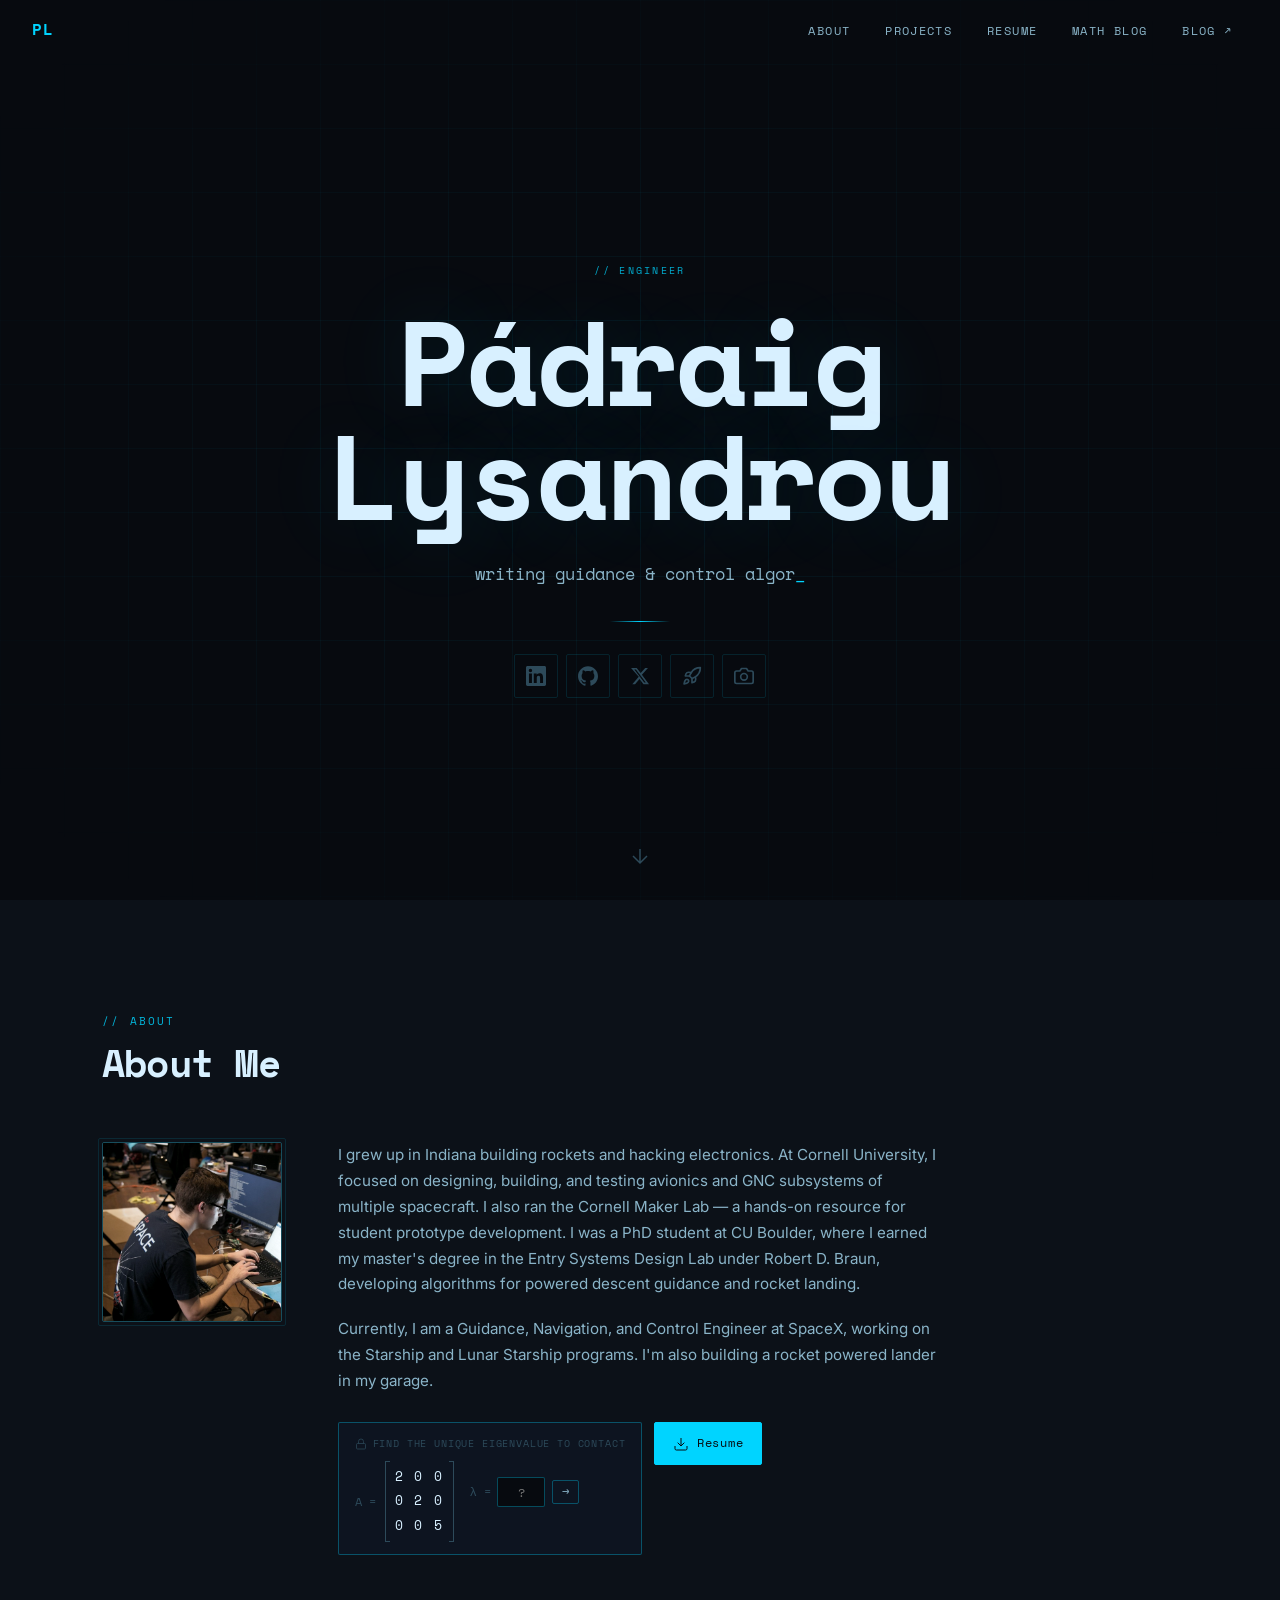
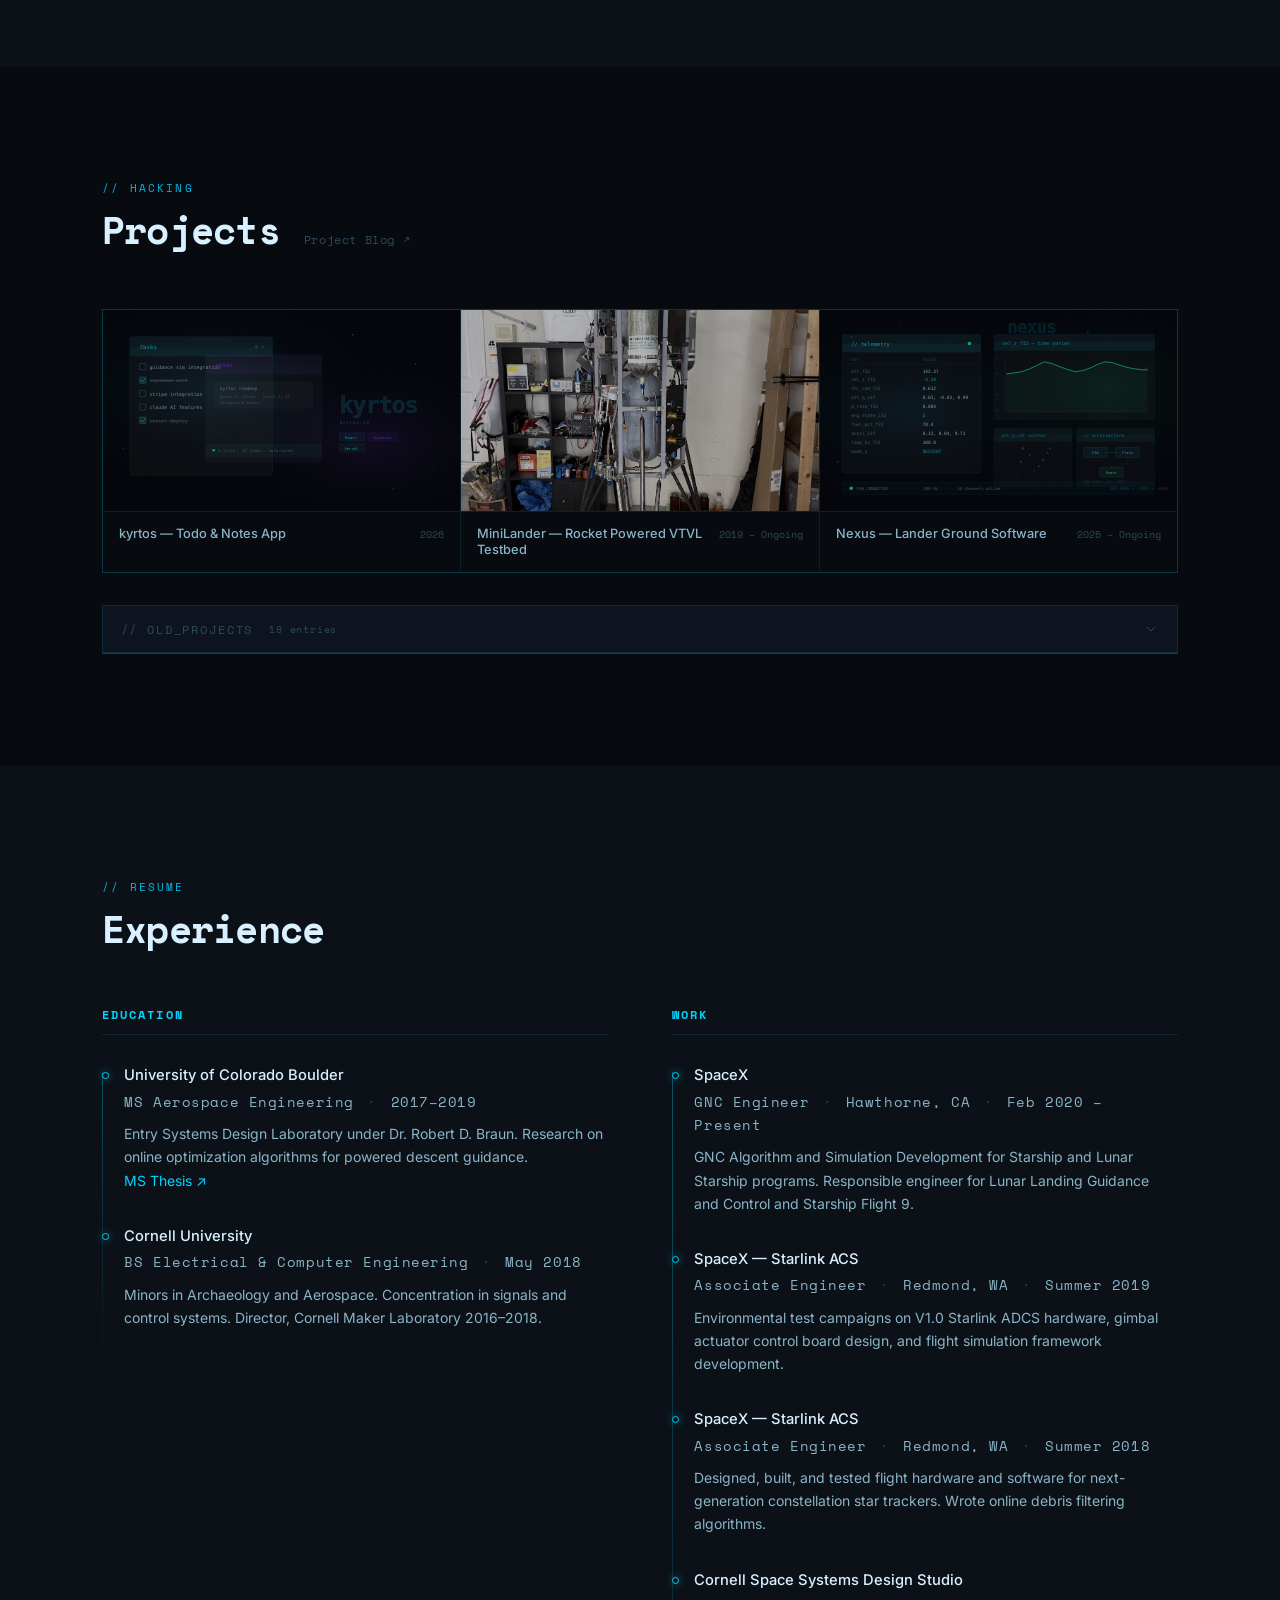
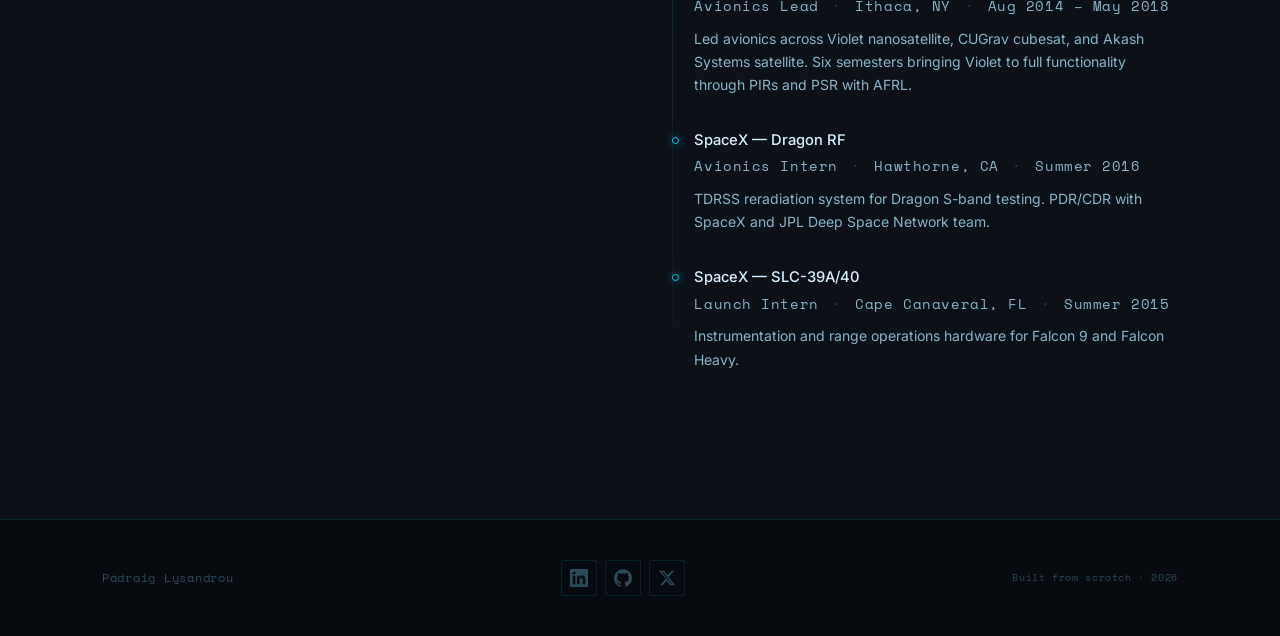
<file: index.html>
<!DOCTYPE html>
<html lang="en">
<head>
  <meta charset="utf-8">
  <title>Pádraig Lysandrou</title>
  <meta name="description" content="GNC Engineer — spacecraft guidance, control, and avionics.">
  <meta name="author" content="Pádraig Lysandrou">
  <meta name="viewport" content="width=device-width, initial-scale=1">
  <link rel="icon" href="favicon.svg" type="image/svg+xml">
  <link rel="icon" href="favicon.ico" sizes="any">
  <link rel="preconnect" href="https://fonts.googleapis.com">
  <link rel="preconnect" href="https://fonts.gstatic.com" crossorigin>
  <link href="https://fonts.googleapis.com/css2?family=Space+Mono:ital,wght@0,400;0,700;1,400&family=Inter:wght@300;400;500&display=swap" rel="stylesheet">
  <link rel="stylesheet" href="css/style.css">
</head>
<body>

  <!-- Nav -->
  <nav id="nav">
    <a href="#hero" class="nav-logo">PL</a>
    <ul class="nav-links" id="nav-links">
      <li><a href="#about">About</a></li>
      <li><a href="#projects">Projects</a></li>
      <li><a href="#resume">Resume</a></li>
      <li><a href="#notes">Math Blog</a></li>
      <li><a href="https://www.notforflight.com" target="_blank" rel="noopener">Blog&nbsp;↗</a></li>
    </ul>
    <button class="nav-toggle" id="nav-toggle" aria-label="Toggle navigation" aria-expanded="false">
      <span></span><span></span><span></span>
    </button>
  </nav>

  <main>

    <!-- Hero -->
    <section id="hero">
      <div class="hero-bg"></div>
      <div class="hero-content">
        <div class="hero-label">// ENGINEER</div>
        <h1 class="hero-name">Pádraig<br>Lysandrou</h1>
        <p class="hero-tagline"><span id="typewriter"></span><span class="cursor" aria-hidden="true">_</span></p>
        <div class="hero-rule"></div>
        <ul class="hero-socials">
          <li>
            <a href="https://www.linkedin.com/in/p%C3%A1draig-lysandrou-734213a4/" target="_blank" rel="noopener" aria-label="LinkedIn">
              <svg xmlns="http://www.w3.org/2000/svg" viewBox="0 0 24 24" fill="currentColor" width="20" height="20"><path d="M20.447 20.452h-3.554v-5.569c0-1.328-.027-3.037-1.852-3.037-1.853 0-2.136 1.445-2.136 2.939v5.667H9.351V9h3.414v1.561h.046c.477-.9 1.637-1.85 3.37-1.85 3.601 0 4.267 2.37 4.267 5.455v6.286zM5.337 7.433a2.062 2.062 0 01-2.063-2.065 2.064 2.064 0 112.063 2.065zm1.782 13.019H3.555V9h3.564v11.452zM22.225 0H1.771C.792 0 0 .774 0 1.729v20.542C0 23.227.792 24 1.771 24h20.451C23.2 24 24 23.227 24 22.271V1.729C24 .774 23.2 0 22.222 0h.003z"/></svg>
            </a>
          </li>
          <li>
            <a href="https://github.com/Lysandr" target="_blank" rel="noopener" aria-label="GitHub">
              <svg xmlns="http://www.w3.org/2000/svg" viewBox="0 0 24 24" fill="currentColor" width="20" height="20"><path d="M12 .297c-6.63 0-12 5.373-12 12 0 5.303 3.438 9.8 8.205 11.385.6.113.82-.258.82-.577 0-.285-.01-1.04-.015-2.04-3.338.724-4.042-1.61-4.042-1.61C4.422 18.07 3.633 17.7 3.633 17.7c-1.087-.744.084-.729.084-.729 1.205.084 1.838 1.236 1.838 1.236 1.07 1.835 2.809 1.305 3.495.998.108-.776.417-1.305.76-1.605-2.665-.3-5.466-1.332-5.466-5.93 0-1.31.465-2.38 1.235-3.22-.135-.303-.54-1.523.105-3.176 0 0 1.005-.322 3.3 1.23.96-.267 1.98-.399 3-.405 1.02.006 2.04.138 3 .405 2.28-1.552 3.285-1.23 3.285-1.23.645 1.653.24 2.873.12 3.176.765.84 1.23 1.91 1.23 3.22 0 4.61-2.805 5.625-5.475 5.92.42.36.81 1.096.81 2.22 0 1.606-.015 2.896-.015 3.286 0 .315.21.69.825.57C20.565 22.092 24 17.592 24 12.297c0-6.627-5.373-12-12-12"/></svg>
            </a>
          </li>
          <li>
            <a href="https://twitter.com/lysandrou_/" target="_blank" rel="noopener" aria-label="Twitter / X">
              <svg xmlns="http://www.w3.org/2000/svg" viewBox="0 0 24 24" fill="currentColor" width="20" height="20"><path d="M18.244 2.25h3.308l-7.227 8.26 8.502 11.24H16.17l-4.714-6.231-5.401 6.231H2.744l7.73-8.835L1.254 2.25H8.08l4.713 6.231zm-1.161 17.52h1.833L7.084 4.126H5.117z"/></svg>
            </a>
          </li>
          <li>
            <a href="https://www.notforflight.com" target="_blank" rel="noopener" aria-label="Blog">
              <svg xmlns="http://www.w3.org/2000/svg" viewBox="0 0 24 24" fill="none" stroke="currentColor" stroke-width="2" stroke-linecap="round" stroke-linejoin="round" width="20" height="20"><path d="M4.5 16.5c-1.5 1.26-2 5-2 5s3.74-.5 5-2c.71-.84.7-2.13-.09-2.91a2.18 2.18 0 00-2.91-.09z"/><path d="M12 15l-3-3a22 22 0 012-3.95A12.88 12.88 0 0122 2c0 2.72-.78 7.5-6 11a22.35 22.35 0 01-4 2z"/><path d="M9 12H4s.55-3.03 2-4c1.62-1.08 5 0 5 0"/><path d="M12 15v5s3.03-.55 4-2c1.08-1.62 0-5 0-5"/></svg>
            </a>
          </li>
          <li>
            <a href="https://doozle.darkroom.com/" target="_blank" rel="noopener" aria-label="Photography">
              <svg xmlns="http://www.w3.org/2000/svg" viewBox="0 0 24 24" fill="none" stroke="currentColor" stroke-width="2" stroke-linecap="round" stroke-linejoin="round" width="20" height="20"><path d="M23 19a2 2 0 01-2 2H3a2 2 0 01-2-2V8a2 2 0 012-2h4l2-3h6l2 3h4a2 2 0 012 2z"/><circle cx="12" cy="13" r="4"/></svg>
            </a>
          </li>
        </ul>
      </div>
      <a href="#about" class="scroll-down" aria-label="Scroll to about">
        <svg xmlns="http://www.w3.org/2000/svg" viewBox="0 0 24 24" fill="none" stroke="currentColor" stroke-width="1.5" width="24" height="24"><path d="M12 5v14M5 12l7 7 7-7"/></svg>
      </a>
    </section>

    <!-- About -->
    <section id="about">
      <div class="section-wrap">
        <header class="section-header" data-animate>
          <span class="section-label">// about</span>
          <h2 class="section-title">About Me</h2>
        </header>
        <div class="about-grid" data-animate>
          <div class="about-photo">
            <img src="images/hackMITlaptop.jpg" alt="Pádraig Lysandrou">
          </div>
          <div class="about-text">
            <p>I grew up in Indiana building rockets and hacking electronics. At Cornell University, I focused on designing, building, and testing avionics and GNC subsystems of multiple spacecraft. I also ran the Cornell Maker Lab — a hands-on resource for student prototype development. I was a PhD student at CU Boulder, where I earned my master's degree in the Entry Systems Design Lab under Robert D. Braun, developing algorithms for powered descent guidance and rocket landing.</p>
            <p> Currently, I am a Guidance, Navigation, and Control Engineer at SpaceX, working on the Starship and Lunar Starship programs. I'm also building a rocket powered lander in my garage.</p>
            <div class="about-actions">
              <div id="email-challenge" class="email-challenge">
                <div class="challenge-header">
                  <svg xmlns="http://www.w3.org/2000/svg" viewBox="0 0 24 24" fill="none" stroke="currentColor" stroke-width="1.5" width="12" height="12"><rect x="3" y="11" width="18" height="11" rx="2" ry="2"/><path d="M7 11V7a5 5 0 0110 0v4"/></svg>
                  <span>find the unique eigenvalue to contact</span>
                </div>
                <div class="challenge-body">
                  <div class="challenge-matrix-row">
                    <span class="matrix-name">A =</span>
                    <div class="matrix-display matrix-3x3">
                      <span>2</span><span>0</span><span>0</span>
                      <span>0</span><span>2</span><span>0</span>
                      <span>0</span><span>0</span><span>5</span>
                    </div>
                  </div>
                  <div class="challenge-right">
                    <div class="challenge-answer-row">
                      <span class="challenge-lambda">λ =</span>
                      <input type="number" id="eigen-input" class="challenge-input" placeholder="?" autocomplete="off">
                      <button class="challenge-btn btn btn-outline" id="eigen-btn">→</button>
                    </div>
                    <span id="eigen-hint" class="challenge-hint" aria-live="polite"></span>
                  </div>
                </div>
              </div>
              <a id="email-link" class="btn btn-outline" style="display:none">
                <svg xmlns="http://www.w3.org/2000/svg" viewBox="0 0 24 24" fill="none" stroke="currentColor" stroke-width="1.5" width="16" height="16"><path d="M4 4h16c1.1 0 2 .9 2 2v12c0 1.1-.9 2-2 2H4c-1.1 0-2-.9-2-2V6c0-1.1.9-2 2-2z"/><polyline points="22,6 12,13 2,6"/></svg>
                <span id="email-display"></span>
              </a>
              <a href="Padraig_Lysandrou_resume.pdf" class="btn btn-primary" download>
                <svg xmlns="http://www.w3.org/2000/svg" viewBox="0 0 24 24" fill="none" stroke="currentColor" stroke-width="1.5" width="16" height="16"><path d="M21 15v4a2 2 0 01-2 2H5a2 2 0 01-2-2v-4"/><polyline points="7 10 12 15 17 10"/><line x1="12" y1="15" x2="12" y2="3"/></svg>
                Resume
              </a>
            </div>
          </div>
        </div>
      </div>
    </section>

    <!-- Projects -->
    <section id="projects">
      <div class="section-wrap">
        <header class="section-header" data-animate>
          <span class="section-label">// hacking</span>
          <div class="section-header-row">
            <h2 class="section-title">Projects</h2>
            <a href="https://www.notforflight.com" target="_blank" rel="noopener" class="section-link">Project Blog ↗</a>
          </div>
        </header>

        <!-- Featured primary projects -->
        <div class="project-primary" data-animate>

          <article class="project-card project-card--featured" data-project="kyrtos" tabindex="0" role="button" aria-label="kyrtos">
            <div class="project-img">
              <img src="images/portfolio/kyrtos/cover.svg" alt="kyrtos app" loading="lazy">
              <div class="project-overlay">
                <div class="project-tags"><span class="tag">React</span><span class="tag">Supabase</span><span class="tag">Vercel</span><span class="tag">SaaS</span></div>
              </div>
            </div>
            <div class="project-meta">
              <h3 class="project-title">kyrtos — Todo &amp; Notes App</h3>
              <span class="project-year">2026</span>
            </div>
          </article>

          <article class="project-card project-card--featured" data-project="lander" tabindex="0" role="button" aria-label="Powered Descent GNC Testbed">
            <div class="project-img">
              <img src="images/portfolio/lander/cover.JPG" alt="Powered Descent Testbed" loading="lazy">
              <div class="project-overlay">
                <div class="project-tags"><span class="tag">GNC</span><span class="tag">Propulsion</span><span class="tag">Hardware</span></div>
              </div>
            </div>
            <div class="project-meta">
              <h3 class="project-title">MiniLander — Rocket Powered VTVL Testbed</h3>
              <span class="project-year">2019 – Ongoing</span>
            </div>
          </article>

          <article class="project-card project-card--featured" data-project="nexus" tabindex="0" role="button" aria-label="Nexus Ground Software">
            <div class="project-img">
              <img src="images/portfolio/nexus/cover.svg" alt="Nexus telemetry dashboard" loading="lazy">
              <div class="project-overlay">
                <div class="project-tags"><span class="tag">Python</span><span class="tag">React</span><span class="tag">Ground Software</span></div>
              </div>
            </div>
            <div class="project-meta">
              <h3 class="project-title">Nexus — Lander Ground Software</h3>
              <span class="project-year">2025 – Ongoing</span>
            </div>
          </article>
        </div>

        <!-- Old projects dropdown -->
        <div class="old-projects">
          <button class="old-projects-btn" id="old-projects-btn" aria-expanded="false" aria-controls="old-projects-content">
            <span class="old-projects-label">// old_projects</span>
            <span class="old-projects-count">18 entries</span>
            <svg class="old-projects-chevron" xmlns="http://www.w3.org/2000/svg" viewBox="0 0 24 24" fill="none" stroke="currentColor" stroke-width="1.5" width="16" height="16" aria-hidden="true"><polyline points="6 9 12 15 18 9"/></svg>
          </button>
          <div class="old-projects-wrap" id="old-projects-content" aria-hidden="true">
            <div class="old-projects-inner">
              <div class="projects-grid">

                <article class="project-card" data-project="violet" tabindex="0" role="button" aria-label="Violet Nanosatellite">
                  <div class="project-img"><img src="images/portfolio/violet/side.PNG" alt="Violet Nanosatellite" loading="lazy">
                    <div class="project-overlay"><div class="project-tags"><span class="tag">Spacecraft</span><span class="tag">Avionics</span><span class="tag">ADCS</span></div></div></div>
                  <div class="project-meta"><h3 class="project-title">Violet Nanosatellite</h3><span class="project-year">2014–2018</span></div>
                </article>

                <article class="project-card" data-project="cugrav" tabindex="0" role="button" aria-label="CUGrav 3U Cubesat">
                  <div class="project-img"><img src="images/portfolio/cug/cover.png" alt="CUGrav Cubesat" loading="lazy">
                    <div class="project-overlay"><div class="project-tags"><span class="tag">Spacecraft</span><span class="tag">Avionics</span><span class="tag">ADCS</span></div></div></div>
                  <div class="project-meta"><h3 class="project-title">CUGrav 3U Cubesat</h3><span class="project-year">2016–2018</span></div>
                </article>

                <article class="project-card" data-project="succ" tabindex="0" role="button" aria-label="Successive Convexification">
                  <div class="project-img"><img src="images/portfolio/succ/traj.png" alt="Successive Convexification trajectory" loading="lazy">
                    <div class="project-overlay"><div class="project-tags"><span class="tag">GNC</span><span class="tag">Optimization</span><span class="tag">Software</span></div></div></div>
                  <div class="project-meta"><h3 class="project-title">Successive Convexification Landing</h3><span class="project-year">2018</span></div>
                </article>

                <article class="project-card" data-project="cvx" tabindex="0" role="button" aria-label="Convex Optimal Rocket Landing">
                  <div class="project-img"><img src="images/portfolio/cvx1/3Dtraj.PNG" alt="Convex optimal trajectory" loading="lazy">
                    <div class="project-overlay"><div class="project-tags"><span class="tag">GNC</span><span class="tag">Optimization</span><span class="tag">Software</span></div></div></div>
                  <div class="project-meta"><h3 class="project-title">Convex Optimal Rocket Landing</h3><span class="project-year">2017</span></div>
                </article>

                <article class="project-card" data-project="cmg" tabindex="0" role="button" aria-label="CMG Simulation Framework">
                  <div class="project-img"><img src="images/portfolio/cmg/consider.JPG" alt="CMG framework" loading="lazy">
                    <div class="project-overlay"><div class="project-tags"><span class="tag">ADCS</span><span class="tag">Simulation</span><span class="tag">Software</span></div></div></div>
                  <div class="project-meta"><h3 class="project-title">RWA &amp; CMG Sim Framework</h3><span class="project-year">2018</span></div>
                </article>

                <article class="project-card" data-project="5010" tabindex="0" role="button" aria-label="Mode Switching ADCS Sim">
                  <div class="project-img"><img src="images/portfolio/5010/main.JPG" alt="Mode switching ADCS sim" loading="lazy">
                    <div class="project-overlay"><div class="project-tags"><span class="tag">ADCS</span><span class="tag">Control</span><span class="tag">Simulation</span></div></div></div>
                  <div class="project-meta"><h3 class="project-title">Mode Switching ADCS Sim</h3><span class="project-year">2019</span></div>
                </article>

                <article class="project-card" data-project="LQG" tabindex="0" role="button" aria-label="LQG Control">
                  <div class="project-img"><img src="images/portfolio/LQG/LQR.png" alt="LQG control" loading="lazy">
                    <div class="project-overlay"><div class="project-tags"><span class="tag">Control</span><span class="tag">GNC</span><span class="tag">Software</span></div></div></div>
                  <div class="project-meta"><h3 class="project-title">LQG Control on Quadcopter</h3><span class="project-year">2018</span></div>
                </article>

                <article class="project-card" data-project="akash" tabindex="0" role="button" aria-label="Akash Systems 6U Satellite">
                  <div class="project-img"><img src="images/portfolio/akash/cover.PNG" alt="Akash 6U satellite" loading="lazy">
                    <div class="project-overlay"><div class="project-tags"><span class="tag">Spacecraft</span><span class="tag">Avionics</span><span class="tag">Comms</span></div></div></div>
                  <div class="project-meta"><h3 class="project-title">Akash Systems 6U Satellite</h3><span class="project-year">2017</span></div>
                </article>

                <article class="project-card" data-project="caltech" tabindex="0" role="button" aria-label="Caltech Space Challenge">
                  <div class="project-img"><img src="images/portfolio/csc/rana.JPG" alt="Caltech Space Challenge" loading="lazy">
                    <div class="project-overlay"><div class="project-tags"><span class="tag">Spacecraft</span><span class="tag">Mission Design</span></div></div></div>
                  <div class="project-meta"><h3 class="project-title">Caltech Space Challenge</h3><span class="project-year">2017</span></div>
                </article>

                <article class="project-card" data-project="minHash" tabindex="0" role="button" aria-label="LSH Music Identification">
                  <div class="project-img"><img src="images/portfolio/minHash/waterfall.JPG" alt="MinHash spectrogram" loading="lazy">
                    <div class="project-overlay"><div class="project-tags"><span class="tag">Algorithms</span><span class="tag">Software</span><span class="tag">ML</span></div></div></div>
                  <div class="project-meta"><h3 class="project-title">LSH for Music Identification</h3><span class="project-year">2019</span></div>
                </article>

                <article class="project-card" data-project="LR101" tabindex="0" role="button" aria-label="LR101 Liquid Rocket Engine">
                  <div class="project-img"><img src="images/portfolio/LR101/LR3.JPG" alt="LR101 engine" loading="lazy">
                    <div class="project-overlay"><div class="project-tags"><span class="tag">Propulsion</span><span class="tag">Hardware</span></div></div></div>
                  <div class="project-meta"><h3 class="project-title">LR101 Liquid Rocket Engine</h3><span class="project-year">2018</span></div>
                </article>

                <article class="project-card" data-project="stewie" tabindex="0" role="button" aria-label="Stewart Platform">
                  <div class="project-img"><img src="images/portfolio/stewie/toppic.jpg" alt="Stewart Platform" loading="lazy">
                    <div class="project-overlay"><div class="project-tags"><span class="tag">Hardware</span><span class="tag">Embedded</span><span class="tag">Control</span></div></div></div>
                  <div class="project-meta"><h3 class="project-title">3DOF Stewart Platform</h3><span class="project-year">2017</span></div>
                </article>

                <article class="project-card" data-project="kbd" tabindex="0" role="button" aria-label="TeXboard Keyboard">
                  <div class="project-img"><img src="images/portfolio/kbd/cover.jpg" alt="TeXboard keyboard" loading="lazy">
                    <div class="project-overlay"><div class="project-tags"><span class="tag">Hardware</span><span class="tag">Embedded</span><span class="tag">PCB</span></div></div></div>
                  <div class="project-meta"><h3 class="project-title">TeXboard MkI &amp; MkII</h3><span class="project-year">2018–2019</span></div>
                </article>

                <article class="project-card" data-project="quad" tabindex="0" role="button" aria-label="Quadrotor">
                  <div class="project-img"><img src="images/portfolio/quad/overhead.jpg" alt="Quadrotor" loading="lazy">
                    <div class="project-overlay"><div class="project-tags"><span class="tag">Hardware</span><span class="tag">GNC</span><span class="tag">Embedded</span></div></div></div>
                  <div class="project-meta"><h3 class="project-title">Quadrotor</h3><span class="project-year">2017</span></div>
                </article>

                <article class="project-card" data-project="ebrd" tabindex="0" role="button" aria-label="Electric Longboard">
                  <div class="project-img"><img src="images/portfolio/ebrd/brd.JPG" alt="Electric longboard" loading="lazy">
                    <div class="project-overlay"><div class="project-tags"><span class="tag">Hardware</span><span class="tag">Embedded</span></div></div></div>
                  <div class="project-meta"><h3 class="project-title">Electric Longboard</h3><span class="project-year">2018</span></div>
                </article>

                <article class="project-card" data-project="hackMIT18" tabindex="0" role="button" aria-label="hackMIT 2018">
                  <div class="project-img"><img src="images/portfolio/hackMIT/arm.jpg" alt="hackMIT 2018 BraceX" loading="lazy">
                    <div class="project-overlay"><div class="project-tags"><span class="tag">Hackathon</span><span class="tag">Hardware</span><span class="tag">Robotics</span></div></div></div>
                  <div class="project-meta"><h3 class="project-title">hackMIT 2018 — BraceX</h3><span class="project-year">2018</span></div>
                </article>

                <article class="project-card" data-project="hackMIT" tabindex="0" role="button" aria-label="hackMIT 2017">
                  <div class="project-img"><img src="images/portfolio/hackMIT/hackMITlaptop.jpg" alt="hackMIT 2017" loading="lazy">
                    <div class="project-overlay"><div class="project-tags"><span class="tag">Hackathon</span><span class="tag">CV</span><span class="tag">Software</span></div></div></div>
                  <div class="project-meta"><h3 class="project-title">hackMIT 2017 — Amazon Prize</h3><span class="project-year">2017</span></div>
                </article>

                <article class="project-card" data-project="selectother" tabindex="0" role="button" aria-label="Pre-2015 Projects">
                  <div class="project-img"><img src="images/portfolio/other/cover.jpg" alt="Pre-2015 projects" loading="lazy">
                    <div class="project-overlay"><div class="project-tags"><span class="tag">Hardware</span><span class="tag">Electronics</span><span class="tag">Pre-2015</span></div></div></div>
                  <div class="project-meta"><h3 class="project-title">Pre-2015 Projects</h3><span class="project-year">Before Cornell</span></div>
                </article>

              </div><!-- /.projects-grid -->
            </div><!-- /.old-projects-inner -->
          </div><!-- /.old-projects-wrap -->
        </div><!-- /.old-projects -->
      </div>
    </section>

    <!-- Resume -->
    <section id="resume">
      <div class="section-wrap">
        <header class="section-header" data-animate>
          <span class="section-label">// resume</span>
          <h2 class="section-title">Experience</h2>
        </header>

        <div class="resume-layout">

          <div class="resume-col" data-animate>
            <h3 class="resume-group">Education</h3>
            <div class="timeline">

              <div class="timeline-item">
                <div class="timeline-content">
                  <h4>University of Colorado Boulder</h4>
                  <p class="timeline-meta">MS Aerospace Engineering <span>·</span> 2017–2019</p>
                  <p>Entry Systems Design Laboratory under Dr. Robert D. Braun. Research on online optimization algorithms for powered descent guidance.<br><a href="https://hanspeterschaub.info/Papers/grads/PadraigLysandrou.pdf" target="_blank" rel="noopener">MS Thesis ↗</a></p>
                </div>
              </div>

              <div class="timeline-item">
                <div class="timeline-content">
                  <h4>Cornell University</h4>
                  <p class="timeline-meta">BS Electrical &amp; Computer Engineering <span>·</span> May 2018</p>
                  <p>Minors in Archaeology and Aerospace. Concentration in signals and control systems. Director, Cornell Maker Laboratory 2016–2018.</p>
                </div>
              </div>

            </div>
          </div>

          <div class="resume-col" data-animate>
            <h3 class="resume-group">Work</h3>
            <div class="timeline">

              <div class="timeline-item">
                <div class="timeline-content">
                  <h4>SpaceX</h4>
                  <p class="timeline-meta">GNC Engineer <span>·</span> Hawthorne, CA <span>·</span> Feb 2020 – Present</p>
                  <p>GNC Algorithm and Simulation Development for Starship and Lunar Starship programs. Responsible engineer for Lunar Landing Guidance and Control and Starship Flight 9.</p>
                </div>
              </div>

              <div class="timeline-item">
                <div class="timeline-content">
                  <h4>SpaceX — Starlink ACS</h4>
                  <p class="timeline-meta">Associate Engineer <span>·</span> Redmond, WA <span>·</span> Summer 2019</p>
                  <p>Environmental test campaigns on V1.0 Starlink ADCS hardware, gimbal actuator control board design, and flight simulation framework development.</p>
                </div>
              </div>

              <div class="timeline-item">
                <div class="timeline-content">
                  <h4>SpaceX — Starlink ACS</h4>
                  <p class="timeline-meta">Associate Engineer <span>·</span> Redmond, WA <span>·</span> Summer 2018</p>
                  <p>Designed, built, and tested flight hardware and software for next-generation constellation star trackers. Wrote online debris filtering algorithms.</p>
                </div>
              </div>

              <div class="timeline-item">
                <div class="timeline-content">
                  <h4>Cornell Space Systems Design Studio</h4>
                  <p class="timeline-meta">Avionics Lead <span>·</span> Ithaca, NY <span>·</span> Aug 2014 – May 2018</p>
                  <p>Led avionics across Violet nanosatellite, CUGrav cubesat, and Akash Systems satellite. Six semesters bringing Violet to full functionality through PIRs and PSR with AFRL.</p>
                </div>
              </div>

              <!-- <div class="timeline-item">
                <div class="timeline-content">
                  <h4>Blue Origin</h4>
                  <p class="timeline-meta">Avionics Hardware Intern <span>·</span> Kent, WA <span>·</span> Summer 2017</p>
                  <p>Built and tested an RF link simulation tool for the New Shepard testbed.</p>
                </div>
              </div> -->

              <div class="timeline-item">
                <div class="timeline-content">
                  <h4>SpaceX — Dragon RF</h4>
                  <p class="timeline-meta">Avionics Intern <span>·</span> Hawthorne, CA <span>·</span> Summer 2016</p>
                  <p>TDRSS reradiation system for Dragon S-band testing. PDR/CDR with SpaceX and JPL Deep Space Network team.</p>
                </div>
              </div>

              <div class="timeline-item">
                <div class="timeline-content">
                  <h4>SpaceX — SLC-39A/40</h4>
                  <p class="timeline-meta">Launch Intern <span>·</span> Cape Canaveral, FL <span>·</span> Summer 2015</p>
                  <p>Instrumentation and range operations hardware for Falcon 9 and Falcon Heavy.</p>
                </div>
              </div>

              <!-- <div class="timeline-item">
                <div class="timeline-content">
                  <h4>Ursa Space Systems</h4>
                  <p class="timeline-meta">Systems Engineer <span>·</span> Ithaca, NY <span>·</span> Aug 2016 – Feb 2017</p>
                  <p>First avionics design iteration for BearSAR, a synthetic aperture radar demonstration spacecraft.</p>
                </div>
              </div> -->

            </div>
          </div>

        </div><!-- /.resume-layout -->
      </div>
    </section>

    <!-- Notes
    <section id="notes">
      <div class="section-wrap">
        <header class="section-header" data-animate>
          <span class="section-label">// math blog</span>
          <div class="section-header-row">
            <h2 class="section-title">Math Blog</h2>
            <a href="blog/index.html" class="section-link">All posts →</a>
          </div>
        </header>
        <div data-animate>
          <a href="blog/posts/lqr.html" class="notes-preview-card">
            <div class="notes-preview-meta">
              <span class="notes-preview-date">2026-04-24</span>
              <span class="tag">Control Theory</span>
            </div>
            <h3 class="notes-preview-title">The Linear Quadratic Regulator</h3>
            <p class="notes-preview-excerpt">Deriving LQR from the HJB equation, solving the Algebraic Riccati Equation, and building intuition for weight selection.</p>
          </a>
        </div>
      </div>
    </section> -->

  </main>

  <footer>
    <div class="footer-wrap">
      <span class="footer-name">Pádraig Lysandrou</span>
      <ul class="footer-socials">
        <li><a href="https://www.linkedin.com/in/p%C3%A1draig-lysandrou-734213a4/" target="_blank" rel="noopener" aria-label="LinkedIn">
          <svg xmlns="http://www.w3.org/2000/svg" viewBox="0 0 24 24" fill="currentColor" width="18" height="18"><path d="M20.447 20.452h-3.554v-5.569c0-1.328-.027-3.037-1.852-3.037-1.853 0-2.136 1.445-2.136 2.939v5.667H9.351V9h3.414v1.561h.046c.477-.9 1.637-1.85 3.37-1.85 3.601 0 4.267 2.37 4.267 5.455v6.286zM5.337 7.433a2.062 2.062 0 01-2.063-2.065 2.064 2.064 0 112.063 2.065zm1.782 13.019H3.555V9h3.564v11.452zM22.225 0H1.771C.792 0 0 .774 0 1.729v20.542C0 23.227.792 24 1.771 24h20.451C23.2 24 24 23.227 24 22.271V1.729C24 .774 23.2 0 22.222 0h.003z"/></svg>
        </a></li>
        <li><a href="https://github.com/Lysandr" target="_blank" rel="noopener" aria-label="GitHub">
          <svg xmlns="http://www.w3.org/2000/svg" viewBox="0 0 24 24" fill="currentColor" width="18" height="18"><path d="M12 .297c-6.63 0-12 5.373-12 12 0 5.303 3.438 9.8 8.205 11.385.6.113.82-.258.82-.577 0-.285-.01-1.04-.015-2.04-3.338.724-4.042-1.61-4.042-1.61C4.422 18.07 3.633 17.7 3.633 17.7c-1.087-.744.084-.729.084-.729 1.205.084 1.838 1.236 1.838 1.236 1.07 1.835 2.809 1.305 3.495.998.108-.776.417-1.305.76-1.605-2.665-.3-5.466-1.332-5.466-5.93 0-1.31.465-2.38 1.235-3.22-.135-.303-.54-1.523.105-3.176 0 0 1.005-.322 3.3 1.23.96-.267 1.98-.399 3-.405 1.02.006 2.04.138 3 .405 2.28-1.552 3.285-1.23 3.285-1.23.645 1.653.24 2.873.12 3.176.765.84 1.23 1.91 1.23 3.22 0 4.61-2.805 5.625-5.475 5.92.42.36.81 1.096.81 2.22 0 1.606-.015 2.896-.015 3.286 0 .315.21.69.825.57C20.565 22.092 24 17.592 24 12.297c0-6.627-5.373-12-12-12"/></svg>
        </a></li>
        <li><a href="https://twitter.com/lysandrou_/" target="_blank" rel="noopener" aria-label="Twitter">
          <svg xmlns="http://www.w3.org/2000/svg" viewBox="0 0 24 24" fill="currentColor" width="18" height="18"><path d="M18.244 2.25h3.308l-7.227 8.26 8.502 11.24H16.17l-4.714-6.231-5.401 6.231H2.744l7.73-8.835L1.254 2.25H8.08l4.713 6.231zm-1.161 17.52h1.833L7.084 4.126H5.117z"/></svg>
        </a></li>
      </ul>
      <span class="footer-copy">Built from scratch · 2026</span>
    </div>
  </footer>

  <!-- Modal -->
  <div id="modal" class="modal" aria-hidden="true" role="dialog" aria-modal="true" aria-labelledby="modal-title">
    <div class="modal-backdrop" id="modal-backdrop"></div>
    <div class="modal-panel">
      <div class="modal-header">
        <div>
          <p class="modal-label" id="modal-year"></p>
          <h2 class="modal-title" id="modal-title"></h2>
          <div class="modal-tags" id="modal-tags"></div>
        </div>
        <button class="modal-close" id="modal-close" aria-label="Close">
          <svg xmlns="http://www.w3.org/2000/svg" viewBox="0 0 24 24" fill="none" stroke="currentColor" stroke-width="1.5" width="20" height="20"><line x1="18" y1="6" x2="6" y2="18"/><line x1="6" y1="6" x2="18" y2="18"/></svg>
        </button>
      </div>
      <div class="modal-body" id="modal-body"></div>
    </div>
  </div>

  <script src="js/main.js"></script>
</body>
</html>
</file>
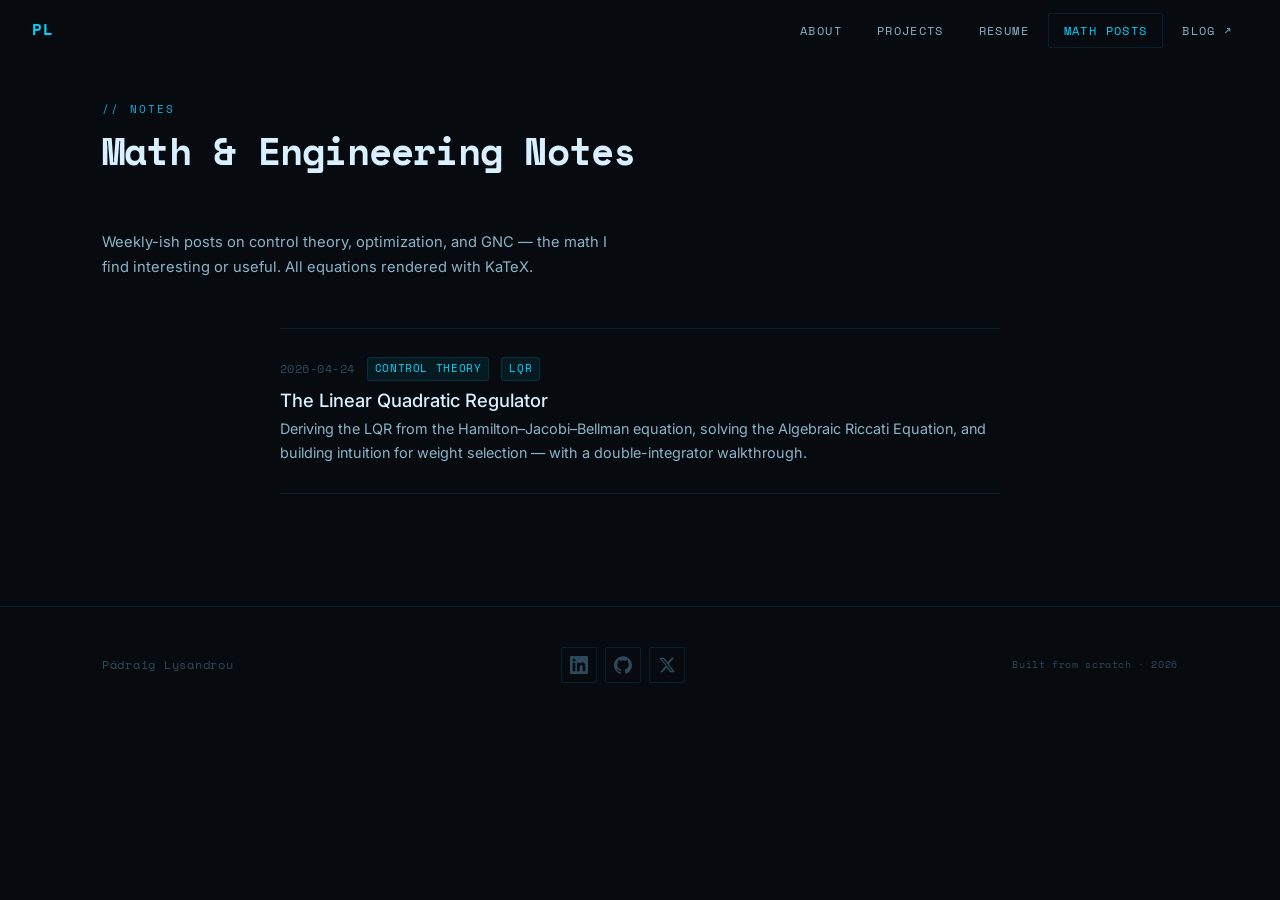
<file: blog/index.html>
<!DOCTYPE html>
<html lang="en">
<head>
  <meta charset="utf-8">
  <title>Notes — Pádraig Lysandrou</title>
  <meta name="description" content="Math and engineering notes by Pádraig Lysandrou — GNC, control theory, optimization.">
  <meta name="author" content="Pádraig Lysandrou">
  <meta name="viewport" content="width=device-width, initial-scale=1">
  <link rel="icon" href="../favicon.svg" type="image/svg+xml">
  <link rel="preconnect" href="https://fonts.googleapis.com">
  <link rel="preconnect" href="https://fonts.gstatic.com" crossorigin>
  <link href="https://fonts.googleapis.com/css2?family=Space+Mono:ital,wght@0,400;0,700;1,400&family=Inter:wght@300;400;500&display=swap" rel="stylesheet">
  <link rel="stylesheet" href="../css/style.css">
  <link rel="stylesheet" href="../css/blog.css">
</head>
<body>

  <nav id="nav">
    <a href="../index.html" class="nav-logo">PL</a>
    <ul class="nav-links" id="nav-links">
      <li><a href="../index.html#about">About</a></li>
      <li><a href="../index.html#projects">Projects</a></li>
      <li><a href="../index.html#resume">Resume</a></li>
      <li><a href="index.html" class="active">Math Posts</a></li>
      <li><a href="https://www.notforflight.com" target="_blank" rel="noopener">Blog&nbsp;↗</a></li>
    </ul>
    <button class="nav-toggle" id="nav-toggle" aria-label="Toggle navigation" aria-expanded="false">
      <span></span><span></span><span></span>
    </button>
  </nav>

  <main>
    <section style="padding-top: calc(var(--nav-h) + 40px);">
      <div class="section-wrap">
        <header class="section-header" data-animate>
          <span class="section-label">// notes</span>
          <h2 class="section-title">Math &amp; Engineering Notes</h2>
        </header>
        <p style="font-family: var(--font-sans); color: var(--text); font-size: 0.92rem; max-width: 520px; margin: 0 0 48px; line-height: 1.7;">
          Weekly-ish posts on control theory, optimization, and GNC — the math I find interesting or useful.
          All equations rendered with KaTeX.
        </p>

        <div class="blog-list" data-animate>

          <a href="posts/lqr.html" class="blog-post-link">
            <div class="post-meta-row">
              <span class="post-date">2026-04-24</span>
              <span class="post-tag">Control Theory</span>
              <span class="post-tag">LQR</span>
            </div>
            <h2 class="post-title">The Linear Quadratic Regulator</h2>
            <p class="post-excerpt">
              Deriving the LQR from the Hamilton–Jacobi–Bellman equation, solving the Algebraic Riccati Equation,
              and building intuition for weight selection — with a double-integrator walkthrough.
            </p>
          </a>

        </div>
      </div>
    </section>
  </main>

  <footer>
    <div class="footer-wrap">
      <span class="footer-name">Pádraig Lysandrou</span>
      <ul class="footer-socials">
        <li><a href="https://www.linkedin.com/in/p%C3%A1draig-lysandrou-734213a4/" target="_blank" rel="noopener" aria-label="LinkedIn">
          <svg xmlns="http://www.w3.org/2000/svg" viewBox="0 0 24 24" fill="currentColor" width="18" height="18"><path d="M20.447 20.452h-3.554v-5.569c0-1.328-.027-3.037-1.852-3.037-1.853 0-2.136 1.445-2.136 2.939v5.667H9.351V9h3.414v1.561h.046c.477-.9 1.637-1.85 3.37-1.85 3.601 0 4.267 2.37 4.267 5.455v6.286zM5.337 7.433a2.062 2.062 0 01-2.063-2.065 2.064 2.064 0 112.063 2.065zm1.782 13.019H3.555V9h3.564v11.452zM22.225 0H1.771C.792 0 0 .774 0 1.729v20.542C0 23.227.792 24 1.771 24h20.451C23.2 24 24 23.227 24 22.271V1.729C24 .774 23.2 0 22.222 0h.003z"/></svg>
        </a></li>
        <li><a href="https://github.com/Lysandr" target="_blank" rel="noopener" aria-label="GitHub">
          <svg xmlns="http://www.w3.org/2000/svg" viewBox="0 0 24 24" fill="currentColor" width="18" height="18"><path d="M12 .297c-6.63 0-12 5.373-12 12 0 5.303 3.438 9.8 8.205 11.385.6.113.82-.258.82-.577 0-.285-.01-1.04-.015-2.04-3.338.724-4.042-1.61-4.042-1.61C4.422 18.07 3.633 17.7 3.633 17.7c-1.087-.744.084-.729.084-.729 1.205.084 1.838 1.236 1.838 1.236 1.07 1.835 2.809 1.305 3.495.998.108-.776.417-1.305.76-1.605-2.665-.3-5.466-1.332-5.466-5.93 0-1.31.465-2.38 1.235-3.22-.135-.303-.54-1.523.105-3.176 0 0 1.005-.322 3.3 1.23.96-.267 1.98-.399 3-.405 1.02.006 2.04.138 3 .405 2.28-1.552 3.285-1.23 3.285-1.23.645 1.653.24 2.873.12 3.176.765.84 1.23 1.91 1.23 3.22 0 4.61-2.805 5.625-5.475 5.92.42.36.81 1.096.81 2.22 0 1.606-.015 2.896-.015 3.286 0 .315.21.69.825.57C20.565 22.092 24 17.592 24 12.297c0-6.627-5.373-12-12-12"/></svg>
        </a></li>
        <li><a href="https://twitter.com/lysandrou_/" target="_blank" rel="noopener" aria-label="Twitter">
          <svg xmlns="http://www.w3.org/2000/svg" viewBox="0 0 24 24" fill="currentColor" width="18" height="18"><path d="M18.244 2.25h3.308l-7.227 8.26 8.502 11.24H16.17l-4.714-6.231-5.401 6.231H2.744l7.73-8.835L1.254 2.25H8.08l4.713 6.231zm-1.161 17.52h1.833L7.084 4.126H5.117z"/></svg>
        </a></li>
      </ul>
      <span class="footer-copy">Built from scratch · 2026</span>
    </div>
  </footer>

  <script src="../js/main.js"></script>
</body>
</html>
</file>
<file: css/style.css>
/* ============================================================
   Pádraig Lysandrou — Personal Site
   Dark · Technical · Modular
   ============================================================ */

/* Custom Properties
------------------------------------------------------------ */
:root {
  --bg:          #070a0f;
  --bg-2:        #0c1118;
  --bg-3:        #111d2a;
  --surface:     #0d1420;
  --accent:      #00d4ff;
  --accent-2:    #00d4ff;
  --accent-dim:  rgba(0, 212, 255, 0.08);
  --accent-glow: rgba(0, 212, 255, 0.18);
  --text:        #8ab4c8;
  --text-dim:    #2d4a5a;
  --text-bright: #d8f0ff;
  --border:      rgba(0, 212, 255, 0.12);
  --border-2:    rgba(0, 212, 255, 0.32);
  --glow:        0 0 28px rgba(0, 212, 255, 0.18), 0 4px 24px rgba(0, 0, 0, 0.5);
  --font-mono:   'Space Mono', 'Courier New', monospace;
  --font-sans:   'Inter', system-ui, -apple-system, sans-serif;
  --nav-h:       60px;
  --max-w:       1140px;
  --radius:      2px;
}

/* Reset & Base
------------------------------------------------------------ */
*, *::before, *::after { box-sizing: border-box; margin: 0; padding: 0; }

html {
  font-size: 16px;
  scroll-behavior: smooth;
  scrollbar-color: var(--border-2) var(--bg);
  scrollbar-width: thin;
}

body {
  background: var(--bg);
  color: var(--text);
  font-family: var(--font-sans);
  font-size: 1rem;
  line-height: 1.7;
  -webkit-font-smoothing: antialiased;
  overflow-x: hidden;
}

img { max-width: 100%; height: auto; display: block; }

a { color: var(--accent); text-decoration: none; transition: color 0.2s, opacity 0.2s; }
a:hover { color: var(--text-bright); }

h1, h2, h3, h4 { color: var(--text-bright); line-height: 1.2; }

ul { list-style: none; }

:focus-visible {
  outline: 2px solid var(--accent);
  outline-offset: 3px;
  border-radius: var(--radius);
}

/* Scrollbar */
::-webkit-scrollbar { width: 6px; }
::-webkit-scrollbar-track { background: var(--bg); }
::-webkit-scrollbar-thumb { background: var(--border-2); border-radius: 3px; }

/* Selection */
::selection { background: rgba(0, 212, 255, 0.2); color: var(--text-bright); }

/* Nav
------------------------------------------------------------ */
#nav {
  position: fixed;
  top: 0;
  left: 0;
  right: 0;
  z-index: 900;
  height: var(--nav-h);
  display: flex;
  align-items: center;
  justify-content: space-between;
  padding: 0 2rem;
  transition: background 0.3s, border-color 0.3s, backdrop-filter 0.3s;
  border-bottom: 1px solid transparent;
}

#nav.scrolled {
  background: rgba(7, 10, 15, 0.92);
  backdrop-filter: blur(12px);
  -webkit-backdrop-filter: blur(12px);
  border-bottom-color: var(--border);
}

.nav-logo {
  font-family: var(--font-mono);
  font-weight: 700;
  font-size: 1rem;
  color: var(--accent);
  letter-spacing: 0.08em;
  transition: opacity 0.2s;
}
.nav-logo:hover { opacity: 0.75; color: var(--accent); }

.nav-links {
  display: flex;
  align-items: center;
  gap: 0.25rem;
}

.nav-links li a {
  font-family: var(--font-mono);
  font-size: 0.72rem;
  color: var(--text);
  text-transform: uppercase;
  letter-spacing: 0.12em;
  padding: 0.5rem 0.9rem;
  border: 1px solid transparent;
  border-radius: var(--radius);
  transition: color 0.2s, border-color 0.2s;
}

.nav-links li a:hover,
.nav-links li a.active {
  color: var(--accent);
  border-color: var(--border);
}

.nav-toggle {
  display: none;
  flex-direction: column;
  justify-content: center;
  gap: 5px;
  width: 36px;
  height: 36px;
  background: none;
  border: none;
  cursor: pointer;
  padding: 4px;
}

.nav-toggle span {
  display: block;
  width: 100%;
  height: 1px;
  background: var(--text);
  transition: transform 0.25s, opacity 0.25s;
}

.nav-toggle.open span:nth-child(1) { transform: translateY(6px) rotate(45deg); }
.nav-toggle.open span:nth-child(2) { opacity: 0; }
.nav-toggle.open span:nth-child(3) { transform: translateY(-6px) rotate(-45deg); }

/* Hero
------------------------------------------------------------ */
#hero {
  position: relative;
  min-height: 100vh;
  display: flex;
  align-items: center;
  justify-content: center;
  overflow: hidden;
  background: var(--bg);
}

.hero-bg {
  position: absolute;
  inset: 0;
  background-image:
    linear-gradient(rgba(0, 212, 255, 0.055) 1px, transparent 1px),
    linear-gradient(90deg, rgba(0, 212, 255, 0.055) 1px, transparent 1px);
  background-size: 64px 64px;
  -webkit-mask-image: radial-gradient(ellipse 80% 80% at 50% 50%, black 20%, transparent 80%);
  mask-image: radial-gradient(ellipse 80% 80% at 50% 50%, black 20%, transparent 80%);
  animation: grid-drift 28s linear infinite;
  pointer-events: none;
}

@keyframes grid-drift {
  0%   { background-position: 0 0; }
  100% { background-position: 64px 64px; }
}

.hero-content {
  position: relative;
  z-index: 1;
  text-align: center;
  padding: 0 1.5rem;
  padding-top: var(--nav-h);
}

.hero-label {
  font-family: var(--font-mono);
  font-size: 0.65rem;
  color: var(--accent);
  text-transform: uppercase;
  letter-spacing: 0.22em;
  margin-bottom: 1.5rem;
  opacity: 0.8;
}

.hero-name {
  font-family: var(--font-mono);
  font-weight: 700;
  font-size: clamp(3rem, 10vw, 7.5rem);
  color: var(--text-bright);
  letter-spacing: -0.03em;
  line-height: 0.95;
  margin-bottom: 1.75rem;
  text-shadow: 0 0 80px rgba(0, 212, 255, 0.12);
}

.hero-tagline {
  font-family: var(--font-mono);
  font-size: clamp(0.85rem, 2vw, 1.05rem);
  color: var(--text);
  min-height: 1.6em;
  margin-bottom: 2rem;
}

.cursor {
  color: var(--accent);
  animation: blink 1s step-end infinite;
}

@keyframes blink {
  0%, 100% { opacity: 1; }
  50%       { opacity: 0; }
}

.hero-rule {
  width: 60px;
  height: 1px;
  background: linear-gradient(90deg, transparent, var(--accent), transparent);
  margin: 0 auto 2rem;
}

.hero-socials {
  display: flex;
  align-items: center;
  justify-content: center;
  gap: 0.5rem;
}

.hero-socials li a {
  display: flex;
  align-items: center;
  justify-content: center;
  width: 44px;
  height: 44px;
  color: var(--text-dim);
  border: 1px solid var(--border);
  border-radius: var(--radius);
  transition: color 0.2s, border-color 0.2s, box-shadow 0.2s;
}

.hero-socials li a:hover {
  color: var(--accent);
  border-color: var(--border-2);
  box-shadow: var(--glow);
}

.scroll-down {
  position: absolute;
  bottom: 2rem;
  left: 50%;
  transform: translateX(-50%);
  color: var(--text-dim);
  display: flex;
  animation: float-down 2.5s ease-in-out infinite;
  transition: color 0.2s;
}

.scroll-down:hover { color: var(--accent); }

@keyframes float-down {
  0%, 100% { transform: translateX(-50%) translateY(0); }
  50%       { transform: translateX(-50%) translateY(6px); }
}

/* Sections — shared
------------------------------------------------------------ */
section {
  padding: 7rem 0;
}

.section-wrap {
  max-width: var(--max-w);
  margin: 0 auto;
  padding: 0 2rem;
}

.section-header {
  margin-bottom: 3.5rem;
}

.section-label {
  font-family: var(--font-mono);
  font-size: 0.68rem;
  color: var(--accent);
  text-transform: uppercase;
  letter-spacing: 0.2em;
  display: block;
  margin-bottom: 0.6rem;
  opacity: 0.85;
}

.section-title {
  font-family: var(--font-mono);
  font-size: clamp(1.6rem, 3.5vw, 2.4rem);
  color: var(--text-bright);
  letter-spacing: -0.02em;
}

.section-header-row {
  display: flex;
  align-items: baseline;
  gap: 1.5rem;
  flex-wrap: wrap;
}

.section-link {
  font-family: var(--font-mono);
  font-size: 0.75rem;
  color: var(--text-dim);
  letter-spacing: 0.05em;
  transition: color 0.2s;
}

.section-link:hover { color: var(--accent); }

/* Scroll-reveal animation */
[data-animate] {
  opacity: 0;
  transform: translateY(18px);
  transition: opacity 0.6s ease, transform 0.6s ease;
}

[data-animate].visible {
  opacity: 1;
  transform: none;
}

/* About
------------------------------------------------------------ */
#about { background: var(--bg-2); }

.about-grid {
  display: grid;
  grid-template-columns: 180px 1fr;
  gap: 3.5rem;
  align-items: start;
}

.about-photo {
  position: relative;
}

.about-photo img {
  width: 180px;
  height: 180px;
  object-fit: cover;
  border-radius: var(--radius);
  border: 1px solid var(--border-2);
  filter: grayscale(30%) contrast(1.05);
  transition: filter 0.3s;
}

.about-photo::before {
  content: '';
  position: absolute;
  inset: -4px;
  border: 1px solid var(--border);
  border-radius: var(--radius);
  pointer-events: none;
}

.about-photo:hover img { filter: grayscale(0%) contrast(1); }

.about-text p {
  font-size: 0.95rem;
  color: var(--text);
  margin-bottom: 1.2rem;
  max-width: 60ch;
}

.about-actions {
  display: flex;
  align-items: flex-start;
  gap: 0.75rem;
  flex-wrap: wrap;
  margin-top: 1.75rem;
}

.btn {
  display: inline-flex;
  align-items: center;
  gap: 0.5rem;
  font-family: var(--font-mono);
  font-size: 0.75rem;
  letter-spacing: 0.06em;
  padding: 0.65rem 1.1rem;
  border-radius: var(--radius);
  border: 1px solid;
  cursor: pointer;
  transition: background 0.2s, color 0.2s, border-color 0.2s, box-shadow 0.2s;
  white-space: nowrap;
}

.btn-outline {
  color: var(--text);
  border-color: var(--border-2);
  background: transparent;
}

.btn-outline:hover {
  color: var(--accent);
  border-color: var(--accent);
  background: var(--accent-dim);
  box-shadow: var(--glow);
}

.btn-primary {
  color: var(--bg);
  border-color: var(--accent);
  background: var(--accent);
}

.btn-primary:hover {
  background: transparent;
  color: var(--accent);
  box-shadow: var(--glow);
}

/* Projects
------------------------------------------------------------ */
#projects { background: var(--bg); }

.projects-grid {
  display: grid;
  grid-template-columns: repeat(4, 1fr);
  gap: 1px;
  background: var(--border);
  border: 1px solid var(--border);
}

.project-card {
  background: var(--bg);
  cursor: pointer;
  transition: background 0.2s;
  position: relative;
  overflow: hidden;
}

.project-card::after {
  content: '';
  position: absolute;
  inset: 0;
  border: 1px solid transparent;
  pointer-events: none;
  transition: border-color 0.2s, box-shadow 0.2s;
  z-index: 2;
}

.project-card:hover { background: var(--surface); }

.project-card:hover::after {
  border-color: var(--accent);
  box-shadow: inset 0 0 24px rgba(0, 212, 255, 0.06);
}

.project-img {
  aspect-ratio: 16 / 9;
  overflow: hidden;
  position: relative;
  background: var(--bg-3);
}

.project-img img {
  width: 100%;
  height: 100%;
  object-fit: cover;
  transition: transform 0.4s ease, filter 0.3s;
  filter: brightness(0.75) saturate(0.8);
}

.project-card:hover .project-img img {
  transform: scale(1.06);
  filter: brightness(0.9) saturate(0.9);
}

.project-overlay {
  position: absolute;
  inset: 0;
  background: linear-gradient(to top, rgba(7,10,15,0.96) 0%, rgba(7,10,15,0.3) 50%, transparent 100%);
  display: flex;
  align-items: flex-end;
  padding: 0.85rem;
  opacity: 0;
  transition: opacity 0.25s;
}

.project-card:hover .project-overlay { opacity: 1; }

.project-tags {
  display: flex;
  flex-wrap: wrap;
  gap: 0.3rem;
}

.tag {
  font-family: var(--font-mono);
  font-size: 0.58rem;
  color: var(--accent);
  background: rgba(0, 212, 255, 0.1);
  border: 1px solid rgba(0, 212, 255, 0.2);
  padding: 0.2rem 0.45rem;
  letter-spacing: 0.08em;
  border-radius: var(--radius);
  white-space: nowrap;
}

.project-meta {
  padding: 0.85rem 1rem;
  border-top: 1px solid var(--border);
  display: flex;
  justify-content: space-between;
  align-items: baseline;
  gap: 0.5rem;
}

.project-title {
  font-family: var(--font-sans);
  font-size: 0.8rem;
  font-weight: 500;
  color: var(--text);
  line-height: 1.3;
  transition: color 0.2s;
}

.project-card:hover .project-title { color: var(--text-bright); }

.project-year {
  font-family: var(--font-mono);
  font-size: 0.62rem;
  color: var(--text-dim);
  white-space: nowrap;
}

/* Modal
------------------------------------------------------------ */
.modal {
  position: fixed;
  inset: 0;
  z-index: 1000;
  display: grid;
  place-items: center;
  padding: 1.5rem;
  visibility: hidden;
  opacity: 0;
  transition: opacity 0.25s ease, visibility 0.25s;
}

.modal.open {
  visibility: visible;
  opacity: 1;
}

.modal-backdrop {
  position: absolute;
  inset: 0;
  background: rgba(4, 6, 10, 0.88);
  backdrop-filter: blur(8px);
  -webkit-backdrop-filter: blur(8px);
  cursor: pointer;
}

.modal-panel {
  position: relative;
  z-index: 1;
  background: var(--surface);
  border: 1px solid var(--border-2);
  width: 100%;
  max-width: 720px;
  max-height: 88vh;
  overflow-y: auto;
  border-radius: var(--radius);
  box-shadow: 0 0 80px rgba(0, 212, 255, 0.08), 0 24px 80px rgba(0, 0, 0, 0.7);
  transform: scale(0.96) translateY(12px);
  transition: transform 0.25s ease;
  scrollbar-color: var(--border-2) var(--surface);
  scrollbar-width: thin;
}

.modal.open .modal-panel { transform: none; }

.modal-header {
  display: flex;
  align-items: flex-start;
  justify-content: space-between;
  gap: 1rem;
  padding: 1.5rem 1.75rem 1.25rem;
  border-bottom: 1px solid var(--border);
  position: sticky;
  top: 0;
  background: var(--surface);
  z-index: 2;
}

.modal-label {
  font-family: var(--font-mono);
  font-size: 0.65rem;
  color: var(--accent);
  letter-spacing: 0.18em;
  text-transform: uppercase;
  margin-bottom: 0.35rem;
}

.modal-title {
  font-family: var(--font-mono);
  font-size: 1.05rem;
  color: var(--text-bright);
  margin-bottom: 0.6rem;
  letter-spacing: -0.01em;
}

.modal-tags { display: flex; flex-wrap: wrap; gap: 0.3rem; }

.modal-close {
  display: flex;
  align-items: center;
  justify-content: center;
  width: 36px;
  height: 36px;
  background: none;
  border: 1px solid var(--border);
  border-radius: var(--radius);
  color: var(--text-dim);
  cursor: pointer;
  flex-shrink: 0;
  margin-top: 2px;
  transition: color 0.2s, border-color 0.2s;
}

.modal-close:hover { color: var(--text-bright); border-color: var(--border-2); }

.modal-body {
  padding: 1.75rem;
}

.modal-body img {
  width: 100%;
  border: 1px solid var(--border);
  border-radius: var(--radius);
  margin-bottom: 1.25rem;
  filter: brightness(0.9) saturate(0.85);
}

.modal-body h3 {
  font-family: var(--font-mono);
  font-size: 0.9rem;
  color: var(--text-bright);
  margin-bottom: 0.9rem;
}

.modal-body p {
  font-size: 0.9rem;
  color: var(--text);
  margin-bottom: 1rem;
  line-height: 1.75;
}

.modal-body a {
  color: var(--accent);
  border-bottom: 1px solid rgba(0, 212, 255, 0.2);
  transition: border-color 0.2s;
}

.modal-body a:hover {
  color: var(--text-bright);
  border-bottom-color: var(--text-bright);
}

.modal-body em { color: var(--text-dim); font-style: italic; }

.modal-video {
  position: relative;
  padding-bottom: 56.25%;
  height: 0;
  overflow: hidden;
  margin-top: 1.25rem;
  border: 1px solid var(--border);
  border-radius: var(--radius);
}

.modal-video iframe {
  position: absolute;
  top: 0; left: 0;
  width: 100%; height: 100%;
}

/* Resume
------------------------------------------------------------ */
#resume { background: var(--bg-2); }

.resume-layout {
  display: grid;
  grid-template-columns: 1fr 1fr;
  gap: 4rem;
  align-items: start;
}

.resume-group {
  font-family: var(--font-mono);
  font-size: 0.72rem;
  color: var(--accent);
  text-transform: uppercase;
  letter-spacing: 0.18em;
  margin-bottom: 2rem;
  padding-bottom: 0.75rem;
  border-bottom: 1px solid var(--border);
}

.timeline {
  position: relative;
  padding-left: 1.4rem;
}

.timeline::before {
  content: '';
  position: absolute;
  left: 0;
  top: 5px;
  bottom: 0;
  width: 1px;
  background: linear-gradient(to bottom, var(--border-2) 0%, var(--border) 60%, transparent 100%);
}

.timeline-item {
  position: relative;
  padding-bottom: 2.25rem;
}

.timeline-item::before {
  content: '';
  position: absolute;
  left: -1.4rem;
  top: 5px;
  width: 7px;
  height: 7px;
  border-radius: 50%;
  background: var(--bg-2);
  border: 1.5px solid var(--accent);
  box-shadow: 0 0 8px rgba(0, 212, 255, 0.4);
}

.timeline-content h4 {
  font-family: var(--font-sans);
  font-size: 0.92rem;
  font-weight: 500;
  color: var(--text-bright);
  margin-bottom: 0.3rem;
}

.timeline-meta {
  font-family: var(--font-mono);
  font-size: 0.68rem;
  color: var(--text-dim);
  margin-bottom: 0.6rem;
  letter-spacing: 0.04em;
}

.timeline-meta span {
  color: var(--border-2);
  margin: 0 0.25rem;
}

.timeline-content p {
  font-size: 0.875rem;
  color: var(--text);
  line-height: 1.65;
}

/* Footer
------------------------------------------------------------ */
footer {
  background: var(--bg);
  border-top: 1px solid var(--border);
  padding: 2.5rem 0;
}

.footer-wrap {
  max-width: var(--max-w);
  margin: 0 auto;
  padding: 0 2rem;
  display: flex;
  align-items: center;
  justify-content: space-between;
  gap: 1rem;
  flex-wrap: wrap;
}

.footer-name {
  font-family: var(--font-mono);
  font-size: 0.78rem;
  color: var(--text-dim);
  letter-spacing: 0.06em;
}

.footer-socials {
  display: flex;
  gap: 0.5rem;
}

.footer-socials li a {
  display: flex;
  align-items: center;
  justify-content: center;
  width: 36px;
  height: 36px;
  color: var(--text-dim);
  border: 1px solid var(--border);
  border-radius: var(--radius);
  transition: color 0.2s, border-color 0.2s;
}

.footer-socials li a:hover {
  color: var(--accent);
  border-color: var(--border-2);
}

.footer-copy {
  font-family: var(--font-mono);
  font-size: 0.65rem;
  color: var(--text-dim);
  letter-spacing: 0.06em;
}

/* Featured primary projects
------------------------------------------------------------ */
.project-primary {
  display: grid;
  grid-template-columns: repeat(3, 1fr);
  gap: 1px;
  background: var(--border);
  border: 1px solid var(--border);
  margin-bottom: 2rem;
}

.project-card--featured {
  border: none;
  box-shadow: none;
}

.project-card--featured::after {
  border-color: transparent;
}

.project-card--featured:hover::after {
  border-color: var(--accent);
  box-shadow: inset 0 0 32px rgba(0, 212, 255, 0.07);
}

.project-card--featured .project-img {
  aspect-ratio: 16 / 9;
}

@media (max-width: 860px) {
  .project-primary {
    grid-template-columns: repeat(2, 1fr);
  }
}

@media (max-width: 600px) {
  .project-primary {
    grid-template-columns: 1fr;
  }
}

/* Old projects accordion
------------------------------------------------------------ */
.old-projects {
  margin-top: 2rem;
}

.old-projects-btn {
  width: 100%;
  display: flex;
  align-items: center;
  gap: 1rem;
  padding: 0.9rem 1.1rem;
  background: var(--surface);
  border: 1px solid var(--border);
  color: var(--text-dim);
  cursor: pointer;
  transition: border-color 0.2s, color 0.2s, background 0.2s;
  font-family: inherit;
  text-align: left;
}

.old-projects-btn:hover {
  background: var(--bg-3);
  border-color: var(--border-2);
  color: var(--accent);
}

.old-projects-btn[aria-expanded="true"] {
  border-color: var(--border-2);
  color: var(--accent);
  border-bottom-color: transparent;
}

.old-projects-label {
  font-family: var(--font-mono);
  font-size: 0.72rem;
  letter-spacing: 0.16em;
  text-transform: uppercase;
  color: inherit;
}

.old-projects-count {
  font-family: var(--font-mono);
  font-size: 0.62rem;
  color: var(--text-dim);
  letter-spacing: 0.08em;
}

.old-projects-chevron {
  margin-left: auto;
  flex-shrink: 0;
  transition: transform 0.3s ease;
  color: inherit;
}

.old-projects-btn[aria-expanded="true"] .old-projects-chevron {
  transform: rotate(180deg);
}

/* Smooth height via CSS grid trick */
.old-projects-wrap {
  display: grid;
  grid-template-rows: 0fr;
  transition: grid-template-rows 0.4s ease;
}

.old-projects-wrap.open {
  grid-template-rows: 1fr;
}

.old-projects-inner {
  overflow: hidden;
  border: 1px solid var(--border-2);
  border-top: none;
}

.old-projects-inner .projects-grid {
  border: none;
  border-top: 1px solid var(--border);
}

/* Responsive
------------------------------------------------------------ */
@media (max-width: 1100px) {
  .projects-grid { grid-template-columns: repeat(3, 1fr); }
}

@media (max-width: 900px) {
  .about-grid {
    grid-template-columns: 1fr;
    gap: 2rem;
  }

  .about-photo img {
    width: 140px;
    height: 140px;
  }

  .about-photo::before { display: none; }

  .resume-layout {
    grid-template-columns: 1fr;
    gap: 3rem;
  }
}

@media (max-width: 768px) {
  section { padding: 5rem 0; }

  .nav-links {
    position: fixed;
    top: var(--nav-h);
    left: 0;
    right: 0;
    background: rgba(7, 10, 15, 0.97);
    backdrop-filter: blur(12px);
    -webkit-backdrop-filter: blur(12px);
    border-bottom: 1px solid var(--border);
    flex-direction: column;
    align-items: stretch;
    padding: 1rem;
    gap: 0.25rem;
    transform: translateY(-100%);
    opacity: 0;
    pointer-events: none;
    transition: transform 0.25s ease, opacity 0.25s;
  }

  .nav-links.open {
    transform: none;
    opacity: 1;
    pointer-events: all;
  }

  .nav-links li a {
    display: block;
    padding: 0.75rem 1rem;
    text-align: left;
  }

  .nav-toggle { display: flex; }

  .projects-grid { grid-template-columns: repeat(2, 1fr); }

  .hero-name { line-height: 1; }
}

@media (max-width: 480px) {
  .section-wrap { padding: 0 1.25rem; }
  .projects-grid { grid-template-columns: 1fr; }

  .about-actions { flex-direction: column; }
  .btn { justify-content: center; }

  .modal-body { padding: 1.25rem; }
  .modal-header { padding: 1.25rem 1.25rem 1rem; }
}

/* Email eigenvalue challenge
------------------------------------------------------------ */
.email-challenge {
  display: inline-flex;
  flex-direction: column;
  gap: 0.5rem;
  padding: 0.75rem 1rem;
  border: 1px solid var(--border-2);
  border-radius: var(--radius);
  background: var(--surface);
  font-family: var(--font-mono);
}

.challenge-header {
  display: flex;
  align-items: center;
  gap: 0.35rem;
  color: var(--text-dim);
  font-size: 0.65rem;
  text-transform: uppercase;
  letter-spacing: 0.08em;
}

.challenge-body {
  display: flex;
  align-items: center;
  gap: 1rem;
}

.challenge-matrix-row {
  display: flex;
  align-items: center;
  gap: 0.55rem;
}

.challenge-right {
  display: flex;
  flex-direction: column;
  gap: 0.3rem;
}

.matrix-name {
  font-size: 0.78rem;
  color: var(--text-dim);
}

.matrix-display {
  display: inline-grid;
  gap: 3px 10px;
  padding: 5px 10px;
  font-size: 0.8rem;
  color: var(--text-bright);
  position: relative;
}

.matrix-3x3 { grid-template-columns: repeat(3, 1.2ch); }

.matrix-display::before {
  content: '';
  position: absolute;
  inset: 0 auto 0 0;
  width: 5px;
  border: 1.5px solid var(--text-dim);
  border-right: none;
}

.matrix-display::after {
  content: '';
  position: absolute;
  inset: 0 0 0 auto;
  width: 5px;
  border: 1.5px solid var(--text-dim);
  border-left: none;
}

.challenge-answer-row {
  display: flex;
  align-items: center;
  gap: 0.4rem;
  margin-top: 0;
}

.challenge-lambda {
  font-size: 0.78rem;
  color: var(--text-dim);
}

.challenge-input {
  width: 3rem;
  background: var(--bg);
  border: 1px solid var(--border-2);
  border-radius: var(--radius);
  color: var(--text-bright);
  font-family: var(--font-mono);
  font-size: 0.78rem;
  padding: 0.28rem 0.4rem;
  text-align: center;
  outline: none;
  -moz-appearance: textfield;
}

.challenge-input::-webkit-outer-spin-button,
.challenge-input::-webkit-inner-spin-button { -webkit-appearance: none; }

.challenge-input:focus {
  border-color: var(--accent);
  box-shadow: 0 0 0 2px var(--accent-dim);
}

.challenge-btn {
  padding: 0.28rem 0.55rem;
  font-size: 0.78rem;
  line-height: 1;
}

.challenge-hint {
  font-size: 0.63rem;
  color: var(--accent-2);
  text-transform: uppercase;
  letter-spacing: 0.07em;
  min-height: 0.85rem;
}

/* Notes section — main page preview card
------------------------------------------------------------ */
.notes-preview-card {
  display: block;
  max-width: 600px;
  padding: 24px 28px;
  background: var(--bg-2);
  border: 1px solid var(--border);
  border-radius: var(--radius);
  text-decoration: none;
  color: inherit;
  transition: border-color 0.2s, background 0.2s;
}
.notes-preview-card:hover {
  border-color: var(--border-2);
  background: var(--surface);
}
.notes-preview-meta {
  display: flex;
  align-items: center;
  gap: 10px;
  margin-bottom: 10px;
}
.notes-preview-date {
  font-family: var(--font-mono);
  font-size: 0.7rem;
  color: var(--text-dim);
  letter-spacing: 0.04em;
}
.notes-preview-title {
  font-family: var(--font-sans);
  font-size: 1.05rem;
  font-weight: 500;
  color: var(--text-bright);
  margin: 0 0 8px;
  transition: color 0.2s;
}
.notes-preview-card:hover .notes-preview-title { color: var(--accent); }
.notes-preview-excerpt {
  font-family: var(--font-sans);
  font-size: 0.88rem;
  color: var(--text);
  line-height: 1.65;
  margin: 0;
}
</file>
<file: css/blog.css>
/* ============================================================
   Blog / Notes — prose & math styles
   Loaded alongside style.css on all blog pages
   ============================================================ */

/* Blog index listing
------------------------------------------------------------ */
.blog-list {
  max-width: 720px;
  margin: 0 auto;
}

.blog-post-link {
  display: block;
  padding: 28px 0;
  border-bottom: 1px solid var(--border);
  text-decoration: none;
  color: inherit;
  transition: opacity 0.2s;
}
.blog-post-link:first-child { border-top: 1px solid var(--border); }
.blog-post-link:hover { opacity: 0.8; }
.blog-post-link:hover .post-title { color: var(--accent); }

.post-meta-row {
  display: flex;
  align-items: center;
  gap: 12px;
  margin-bottom: 8px;
}
.post-date {
  font-family: var(--font-mono);
  font-size: 0.72rem;
  color: var(--text-dim);
  letter-spacing: 0.04em;
}
.post-tag {
  font-family: var(--font-mono);
  font-size: 0.66rem;
  color: var(--accent);
  background: var(--accent-dim);
  border: 1px solid var(--border);
  padding: 2px 7px;
  border-radius: 3px;
  letter-spacing: 0.06em;
  text-transform: uppercase;
}
.post-title {
  font-family: var(--font-sans);
  font-size: 1.15rem;
  font-weight: 500;
  color: var(--text-bright);
  margin: 0 0 6px;
  transition: color 0.2s;
}
.post-excerpt {
  font-family: var(--font-sans);
  font-size: 0.9rem;
  color: var(--text);
  line-height: 1.65;
  margin: 0;
}

/* Article prose
------------------------------------------------------------ */
.article-wrap {
  max-width: 720px;
  margin: 0 auto;
  padding: 0 0 80px;
}

.article-header {
  padding: 48px 0 36px;
  border-bottom: 1px solid var(--border);
  margin-bottom: 44px;
}
.article-back {
  display: inline-flex;
  align-items: center;
  gap: 6px;
  font-family: var(--font-mono);
  font-size: 0.72rem;
  color: var(--text-dim);
  text-decoration: none;
  letter-spacing: 0.04em;
  margin-bottom: 28px;
  transition: color 0.2s;
}
.article-back:hover { color: var(--accent); }
.article-back svg { flex-shrink: 0; }

.article-title {
  font-family: var(--font-sans);
  font-size: clamp(1.6rem, 3.5vw, 2.2rem);
  font-weight: 500;
  color: var(--text-bright);
  line-height: 1.25;
  margin: 0 0 18px;
}
.article-meta {
  display: flex;
  flex-wrap: wrap;
  align-items: center;
  gap: 16px;
  font-family: var(--font-mono);
  font-size: 0.72rem;
  color: var(--text-dim);
  letter-spacing: 0.04em;
}
.article-tags { display: flex; gap: 8px; flex-wrap: wrap; }

/* Prose body
------------------------------------------------------------ */
.article-body {
  font-family: var(--font-sans);
  font-size: 0.97rem;
  line-height: 1.78;
  color: var(--text);
}

.article-body h2 {
  font-family: var(--font-mono);
  font-size: 0.78rem;
  color: var(--accent);
  letter-spacing: 0.12em;
  text-transform: uppercase;
  margin: 52px 0 18px;
  padding-bottom: 10px;
  border-bottom: 1px solid var(--border);
}
.article-body h3 {
  font-family: var(--font-sans);
  font-size: 1.05rem;
  font-weight: 500;
  color: var(--text-bright);
  margin: 36px 0 12px;
}
.article-body p {
  margin: 0 0 20px;
}
.article-body strong {
  color: var(--text-bright);
  font-weight: 500;
}
.article-body a {
  color: var(--accent);
  text-decoration: none;
  border-bottom: 1px solid var(--border-2);
  transition: border-color 0.2s;
}
.article-body a:hover { border-color: var(--accent); }

/* Block math */
.article-body .math-block {
  overflow-x: auto;
  margin: 24px 0;
  padding: 20px 24px;
  background: var(--bg-2);
  border: 1px solid var(--border);
  border-left: 3px solid var(--accent);
  border-radius: 4px;
}
/* Inline math */
.article-body .katex {
  font-size: 1em;
}

/* Code */
.article-body code {
  font-family: var(--font-mono);
  font-size: 0.82rem;
  background: var(--bg-3);
  color: var(--accent);
  padding: 2px 6px;
  border-radius: 3px;
  border: 1px solid var(--border);
}
.article-body pre {
  background: var(--bg-2);
  border: 1px solid var(--border);
  border-left: 3px solid var(--border-2);
  border-radius: 4px;
  padding: 20px 22px;
  overflow-x: auto;
  margin: 24px 0;
}
.article-body pre code {
  background: none;
  border: none;
  padding: 0;
  color: var(--text);
  font-size: 0.82rem;
  line-height: 1.65;
}

/* Callout boxes */
.callout {
  background: var(--bg-2);
  border: 1px solid var(--border);
  border-left: 3px solid var(--accent);
  border-radius: 4px;
  padding: 18px 22px;
  margin: 28px 0;
}
.callout-label {
  font-family: var(--font-mono);
  font-size: 0.66rem;
  color: var(--accent);
  letter-spacing: 0.1em;
  text-transform: uppercase;
  display: block;
  margin-bottom: 8px;
}

/* Definition / theorem boxes */
.def-box {
  background: var(--surface);
  border: 1px solid var(--border-2);
  border-radius: 6px;
  padding: 20px 24px;
  margin: 28px 0;
}
.def-box-label {
  font-family: var(--font-mono);
  font-size: 0.7rem;
  color: var(--accent);
  letter-spacing: 0.1em;
  text-transform: uppercase;
  margin-bottom: 10px;
  display: block;
}

/* Responsive */
@media (max-width: 600px) {
  .article-header { padding: 32px 0 24px; }
  .article-body h2 { margin-top: 40px; }
}
</file>
